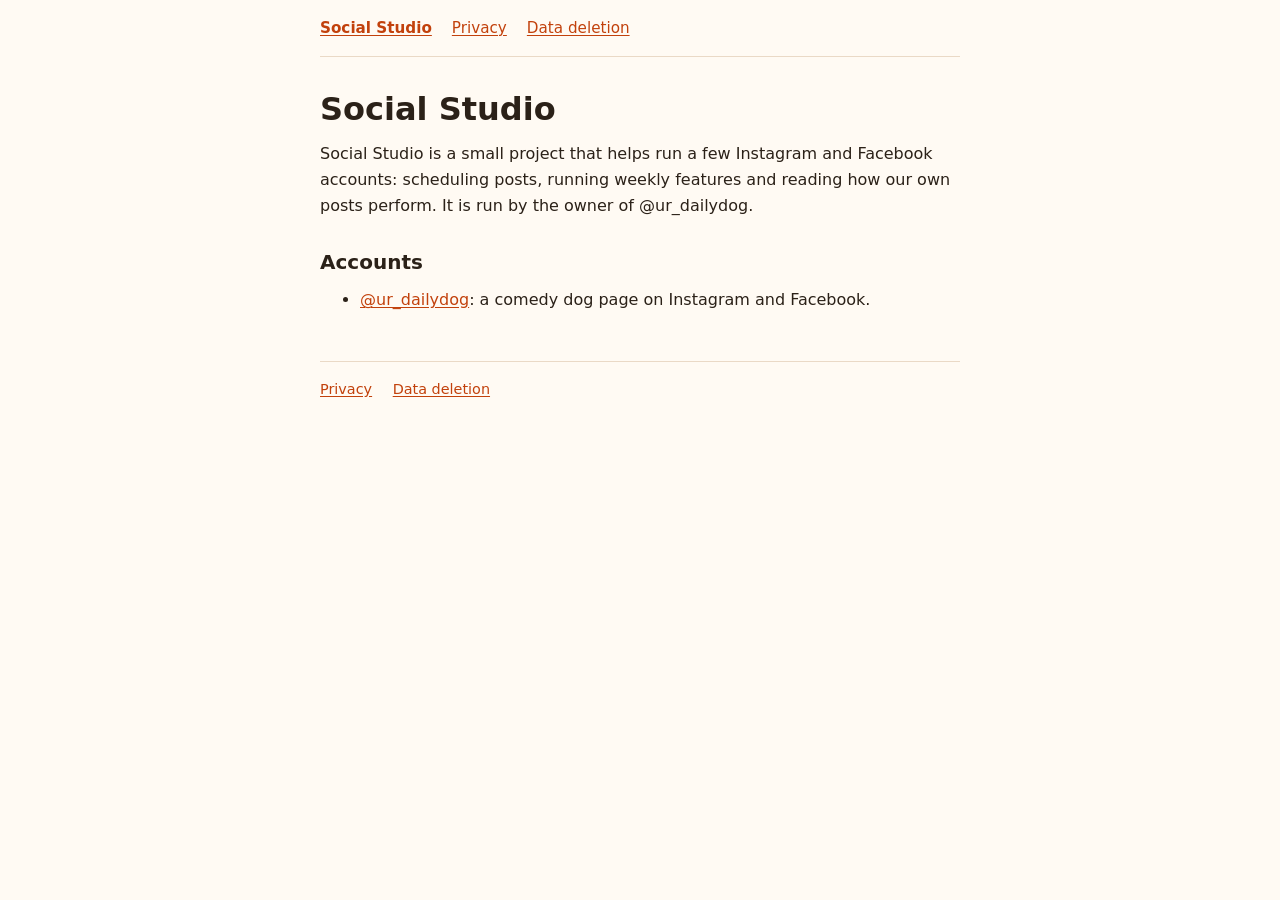
<file: docs/index.html>
<!DOCTYPE html>
<html lang="en">
<head>
<meta charset="utf-8">
<meta name="viewport" content="width=device-width, initial-scale=1">
<title>Social Studio</title>
<meta name="description" content="Social Studio runs a small set of Instagram and Facebook accounts.">
<link rel="stylesheet" href="style.css">
</head>
<body>
<div class="wrap">
<nav>
  <a href="index.html">Social Studio</a>
  <a href="privacy.html">Privacy</a>
  <a href="data-deletion.html">Data deletion</a>
</nav>
<main>
<h1>Social Studio</h1>
<p>Social Studio is a small project that helps run a few Instagram and Facebook accounts: scheduling posts, running weekly features and reading how our own posts perform. It is run by the owner of @ur_dailydog.</p>

<h2>Accounts</h2>
<ul>
  <li><a href="ur_dailydog/">@ur_dailydog</a>: a comedy dog page on Instagram and Facebook.</li>
</ul>
</main>
<footer>
  <a href="privacy.html">Privacy</a>
  <a href="data-deletion.html">Data deletion</a>
</footer>
</div>
</body>
</html>
</file>
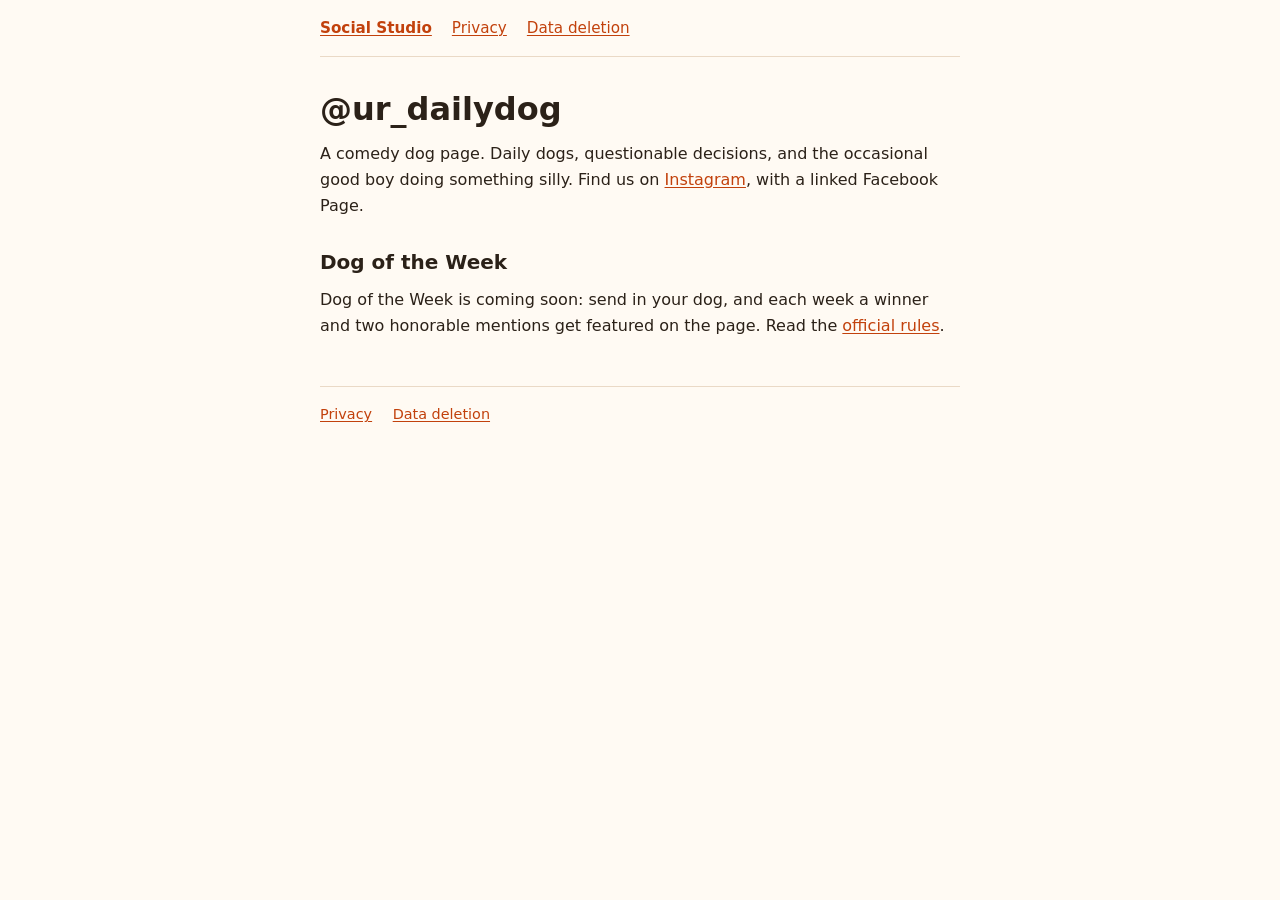
<file: docs/ur_dailydog/index.html>
<!DOCTYPE html>
<html lang="en">
<head>
<meta charset="utf-8">
<meta name="viewport" content="width=device-width, initial-scale=1">
<title>@ur_dailydog - Social Studio</title>
<meta name="description" content="@ur_dailydog is a comedy dog page on Instagram and Facebook.">
<link rel="stylesheet" href="../style.css">
</head>
<body>
<div class="wrap">
<nav>
  <a href="../index.html">Social Studio</a>
  <a href="../privacy.html">Privacy</a>
  <a href="../data-deletion.html">Data deletion</a>
</nav>
<main>
<h1>@ur_dailydog</h1>
<p>A comedy dog page. Daily dogs, questionable decisions, and the occasional good boy doing something silly. Find us on <a href="https://www.instagram.com/ur_dailydog">Instagram</a>, with a linked Facebook Page.</p>

<h2>Dog of the Week</h2>
<p>Dog of the Week is coming soon: send in your dog, and each week a winner and two honorable mentions get featured on the page. Read the <a href="rules.html">official rules</a>.</p>
</main>
<footer>
  <a href="../privacy.html">Privacy</a>
  <a href="../data-deletion.html">Data deletion</a>
</footer>
</div>
</body>
</html>
</file>
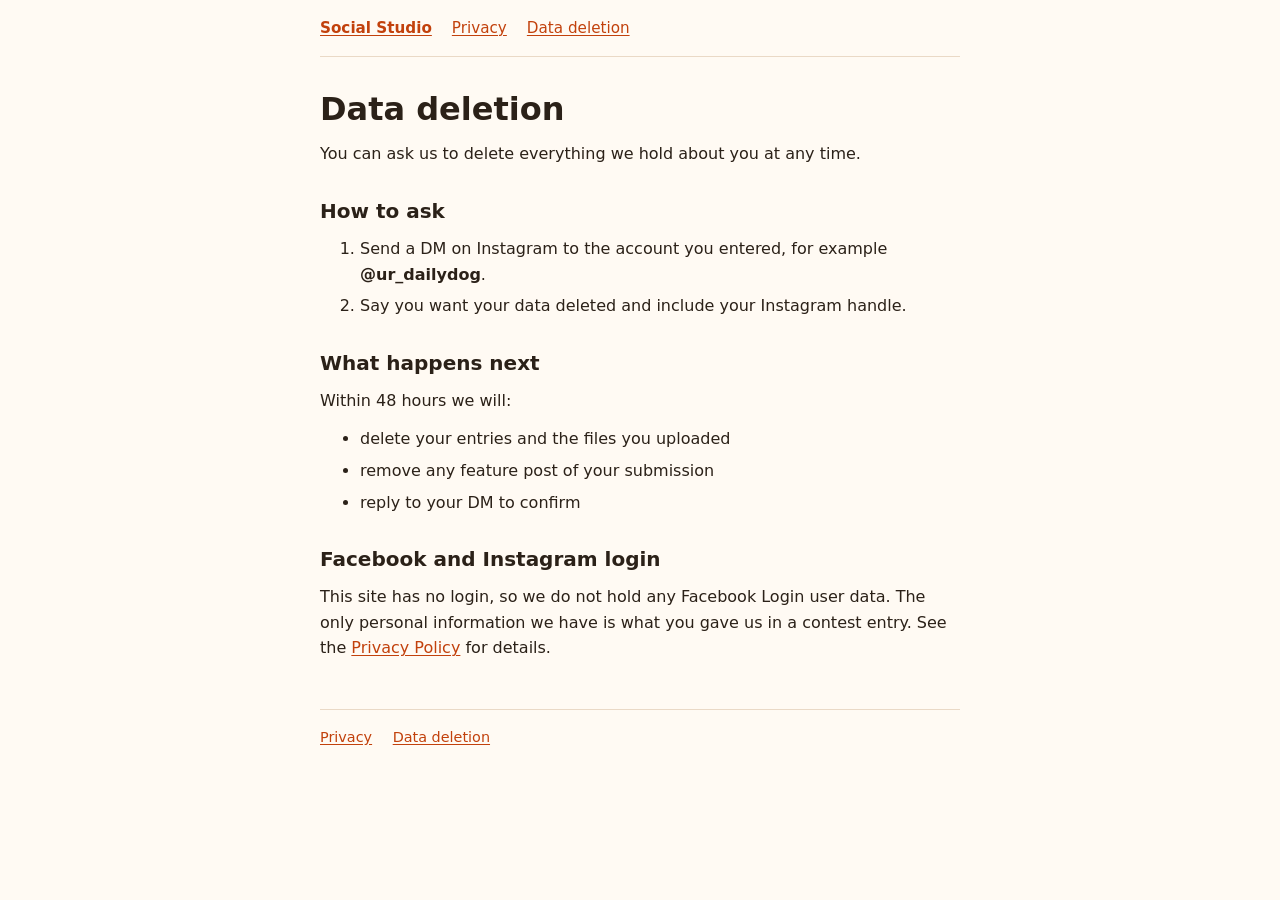
<file: docs/data-deletion.html>
<!DOCTYPE html>
<html lang="en">
<head>
<meta charset="utf-8">
<meta name="viewport" content="width=device-width, initial-scale=1">
<title>Data Deletion - Social Studio</title>
<meta name="description" content="How to ask Social Studio to delete your data.">
<link rel="stylesheet" href="style.css">
</head>
<body>
<div class="wrap">
<nav>
  <a href="index.html">Social Studio</a>
  <a href="privacy.html">Privacy</a>
  <a href="data-deletion.html">Data deletion</a>
</nav>
<main>
<h1>Data deletion</h1>
<p>You can ask us to delete everything we hold about you at any time.</p>

<h2>How to ask</h2>
<ol>
  <li>Send a DM on Instagram to the account you entered, for example <strong>@ur_dailydog</strong>.</li>
  <li>Say you want your data deleted and include your Instagram handle.</li>
</ol>

<h2>What happens next</h2>
<p>Within 48 hours we will:</p>
<ul>
  <li>delete your entries and the files you uploaded</li>
  <li>remove any feature post of your submission</li>
  <li>reply to your DM to confirm</li>
</ul>

<h2>Facebook and Instagram login</h2>
<p>This site has no login, so we do not hold any Facebook Login user data. The only personal information we have is what you gave us in a contest entry. See the <a href="privacy.html">Privacy Policy</a> for details.</p>
</main>
<footer>
  <a href="privacy.html">Privacy</a>
  <a href="data-deletion.html">Data deletion</a>
</footer>
</div>
</body>
</html>
</file>
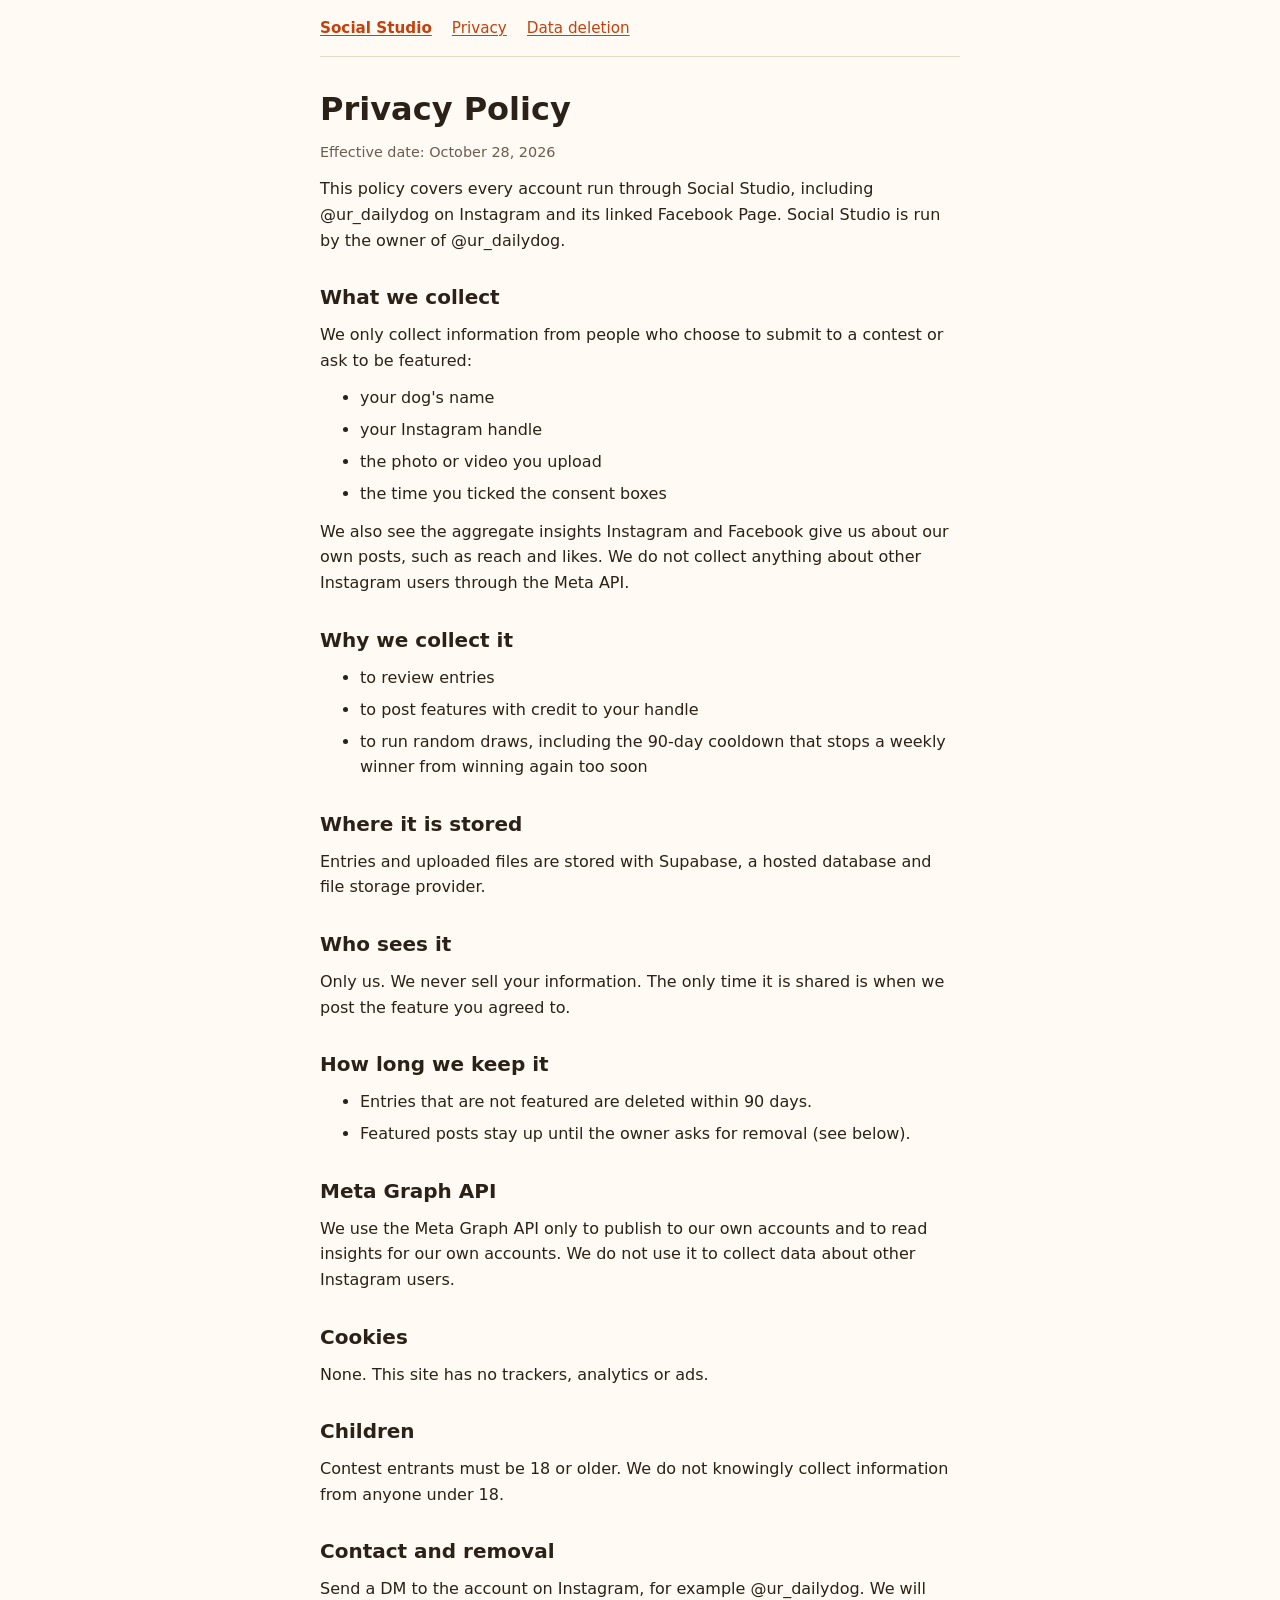
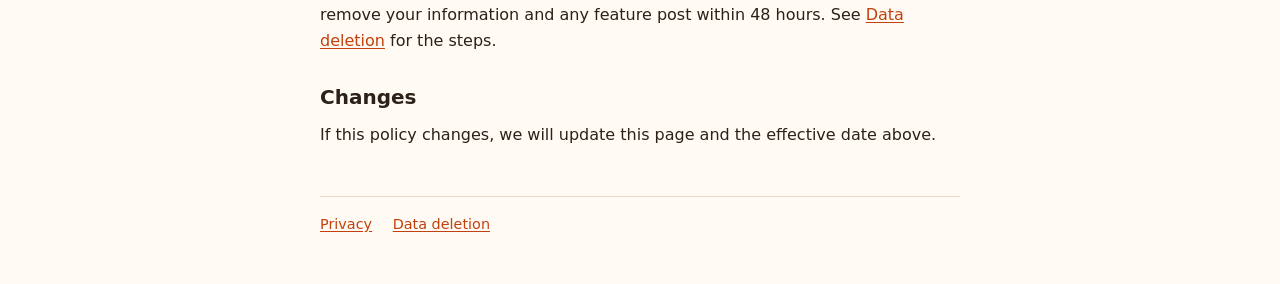
<file: docs/privacy.html>
<!DOCTYPE html>
<html lang="en">
<head>
<meta charset="utf-8">
<meta name="viewport" content="width=device-width, initial-scale=1">
<title>Privacy Policy - Social Studio</title>
<meta name="description" content="How Social Studio handles information from contest entrants and from its own Instagram and Facebook accounts.">
<link rel="stylesheet" href="style.css">
</head>
<body>
<div class="wrap">
<nav>
  <a href="index.html">Social Studio</a>
  <a href="privacy.html">Privacy</a>
  <a href="data-deletion.html">Data deletion</a>
</nav>
<main>
<h1>Privacy Policy</h1>
<p class="meta">Effective date: October 28, 2026</p>
<p>This policy covers every account run through Social Studio, including @ur_dailydog on Instagram and its linked Facebook Page. Social Studio is run by the owner of @ur_dailydog.</p>

<h2>What we collect</h2>
<p>We only collect information from people who choose to submit to a contest or ask to be featured:</p>
<ul>
  <li>your dog's name</li>
  <li>your Instagram handle</li>
  <li>the photo or video you upload</li>
  <li>the time you ticked the consent boxes</li>
</ul>
<p>We also see the aggregate insights Instagram and Facebook give us about our own posts, such as reach and likes. We do not collect anything about other Instagram users through the Meta API.</p>

<h2>Why we collect it</h2>
<ul>
  <li>to review entries</li>
  <li>to post features with credit to your handle</li>
  <li>to run random draws, including the 90-day cooldown that stops a weekly winner from winning again too soon</li>
</ul>

<h2>Where it is stored</h2>
<p>Entries and uploaded files are stored with Supabase, a hosted database and file storage provider.</p>

<h2>Who sees it</h2>
<p>Only us. We never sell your information. The only time it is shared is when we post the feature you agreed to.</p>

<h2>How long we keep it</h2>
<ul>
  <li>Entries that are not featured are deleted within 90 days.</li>
  <li>Featured posts stay up until the owner asks for removal (see below).</li>
</ul>

<h2>Meta Graph API</h2>
<p>We use the Meta Graph API only to publish to our own accounts and to read insights for our own accounts. We do not use it to collect data about other Instagram users.</p>

<h2>Cookies</h2>
<p>None. This site has no trackers, analytics or ads.</p>

<h2>Children</h2>
<p>Contest entrants must be 18 or older. We do not knowingly collect information from anyone under 18.</p>

<h2>Contact and removal</h2>
<p>Send a DM to the account on Instagram, for example @ur_dailydog. We will remove your information and any feature post within 48 hours. See <a href="data-deletion.html">Data deletion</a> for the steps.</p>

<h2>Changes</h2>
<p>If this policy changes, we will update this page and the effective date above.</p>
</main>
<footer>
  <a href="privacy.html">Privacy</a>
  <a href="data-deletion.html">Data deletion</a>
</footer>
</div>
</body>
</html>
</file>
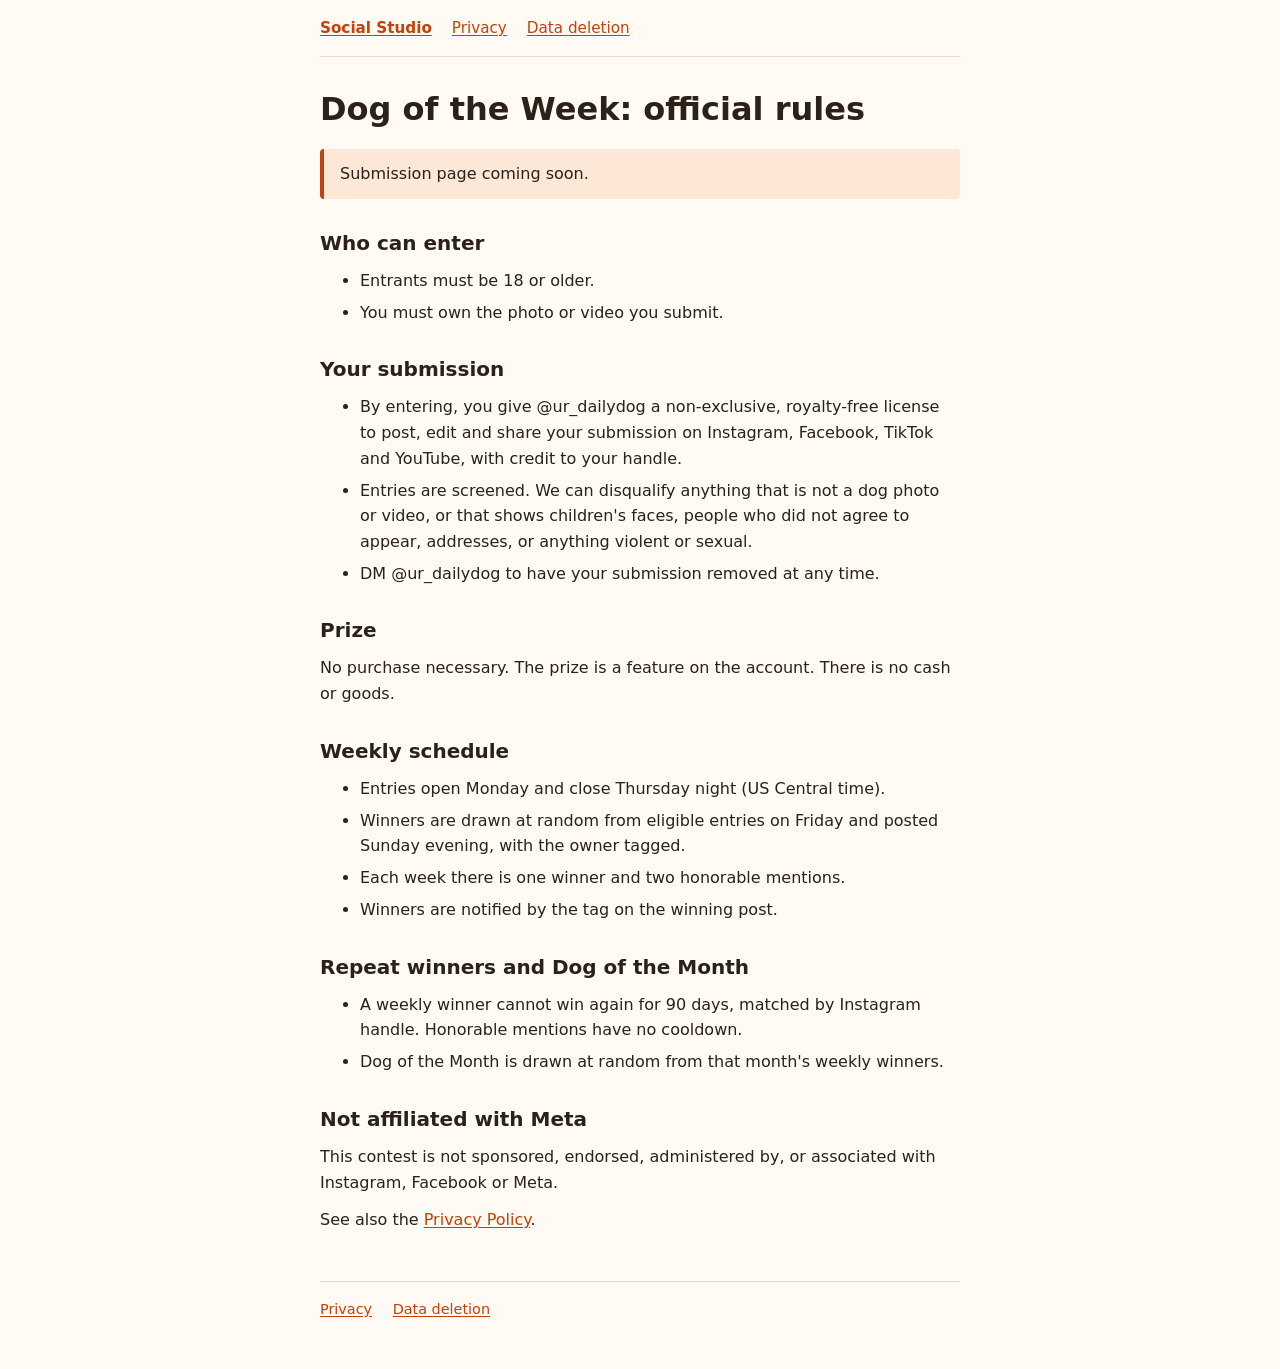
<file: docs/ur_dailydog/rules.html>
<!DOCTYPE html>
<html lang="en">
<head>
<meta charset="utf-8">
<meta name="viewport" content="width=device-width, initial-scale=1">
<title>Dog of the Week Rules - @ur_dailydog</title>
<meta name="description" content="Official rules for the @ur_dailydog Dog of the Week feature.">
<link rel="stylesheet" href="../style.css">
</head>
<body>
<div class="wrap">
<nav>
  <a href="../index.html">Social Studio</a>
  <a href="../privacy.html">Privacy</a>
  <a href="../data-deletion.html">Data deletion</a>
</nav>
<main>
<h1>Dog of the Week: official rules</h1>
<p class="note">Submission page coming soon.</p>

<h2>Who can enter</h2>
<ul>
  <li>Entrants must be 18 or older.</li>
  <li>You must own the photo or video you submit.</li>
</ul>

<h2>Your submission</h2>
<ul>
  <li>By entering, you give @ur_dailydog a non-exclusive, royalty-free license to post, edit and share your submission on Instagram, Facebook, TikTok and YouTube, with credit to your handle.</li>
  <li>Entries are screened. We can disqualify anything that is not a dog photo or video, or that shows children's faces, people who did not agree to appear, addresses, or anything violent or sexual.</li>
  <li>DM @ur_dailydog to have your submission removed at any time.</li>
</ul>

<h2>Prize</h2>
<p>No purchase necessary. The prize is a feature on the account. There is no cash or goods.</p>

<h2>Weekly schedule</h2>
<ul>
  <li>Entries open Monday and close Thursday night (US Central time).</li>
  <li>Winners are drawn at random from eligible entries on Friday and posted Sunday evening, with the owner tagged.</li>
  <li>Each week there is one winner and two honorable mentions.</li>
  <li>Winners are notified by the tag on the winning post.</li>
</ul>

<h2>Repeat winners and Dog of the Month</h2>
<ul>
  <li>A weekly winner cannot win again for 90 days, matched by Instagram handle. Honorable mentions have no cooldown.</li>
  <li>Dog of the Month is drawn at random from that month's weekly winners.</li>
</ul>

<h2>Not affiliated with Meta</h2>
<p>This contest is not sponsored, endorsed, administered by, or associated with Instagram, Facebook or Meta.</p>

<p>See also the <a href="../privacy.html">Privacy Policy</a>.</p>
</main>
<footer>
  <a href="../privacy.html">Privacy</a>
  <a href="../data-deletion.html">Data deletion</a>
</footer>
</div>
</body>
</html>
</file>
<file: docs/style.css>
:root {
  --bg: #fffaf3;
  --fg: #2b2118;
  --muted: #6b5d50;
  --accent: #c2410c;
  --accent-soft: #fde8d7;
  --border: #ead9c6;
  color-scheme: light dark;
}

@media (prefers-color-scheme: dark) {
  :root {
    --bg: #1c1612;
    --fg: #f3e9de;
    --muted: #b5a698;
    --accent: #fb923c;
    --accent-soft: #3a2616;
    --border: #3d3027;
  }
}

* {
  box-sizing: border-box;
}

html {
  -webkit-text-size-adjust: 100%;
}

body {
  margin: 0;
  background: var(--bg);
  color: var(--fg);
  font-family: system-ui, -apple-system, "Segoe UI", Roboto, "Helvetica Neue", Arial, sans-serif;
  font-size: 1rem;
  line-height: 1.6;
  overflow-wrap: break-word;
}

.wrap {
  max-width: 42rem;
  margin: 0 auto;
  padding: 0 16px 3rem;
}

nav {
  display: flex;
  flex-wrap: wrap;
  gap: 0.25rem 1.25rem;
  padding: 1rem 0;
  border-bottom: 1px solid var(--border);
  font-size: 0.95rem;
}

nav a:first-child {
  font-weight: 700;
}

a {
  color: var(--accent);
  text-underline-offset: 0.15em;
}

a:hover {
  text-decoration-thickness: 2px;
}

a:focus-visible {
  outline: 2px solid var(--accent);
  outline-offset: 2px;
  border-radius: 2px;
}

h1, h2, h3 {
  line-height: 1.25;
}

h1 {
  font-size: 2rem;
  margin: 2rem 0 0.5rem;
}

h2 {
  font-size: 1.25rem;
  margin: 2rem 0 0.5rem;
}

p, ul, ol {
  margin: 0.75rem 0;
}

li {
  margin: 0.4rem 0;
}

.meta {
  color: var(--muted);
  font-size: 0.9rem;
}

.note {
  background: var(--accent-soft);
  border-left: 4px solid var(--accent);
  padding: 0.75rem 1rem;
  border-radius: 4px;
  margin: 1.25rem 0;
}

footer {
  margin-top: 3rem;
  padding-top: 1rem;
  border-top: 1px solid var(--border);
  color: var(--muted);
  font-size: 0.9rem;
}

footer a {
  margin-right: 1rem;
}
</file>
